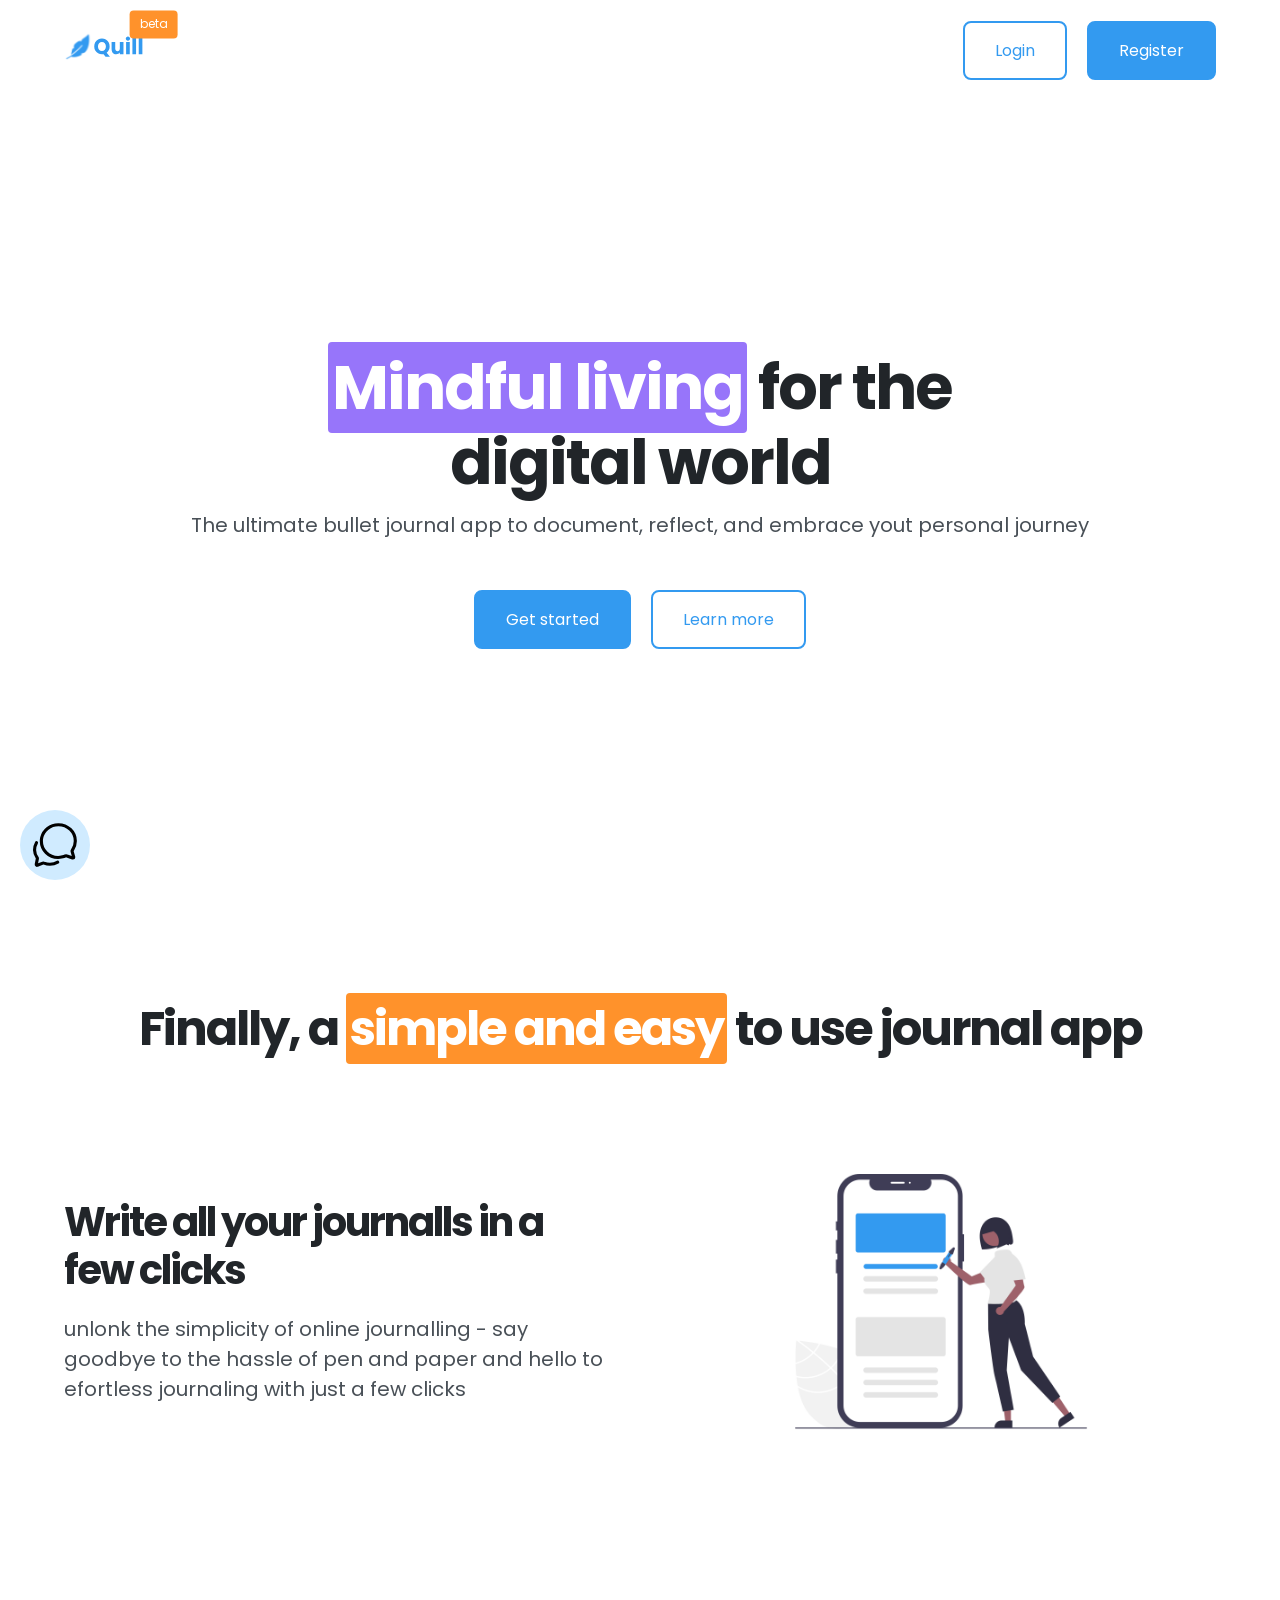
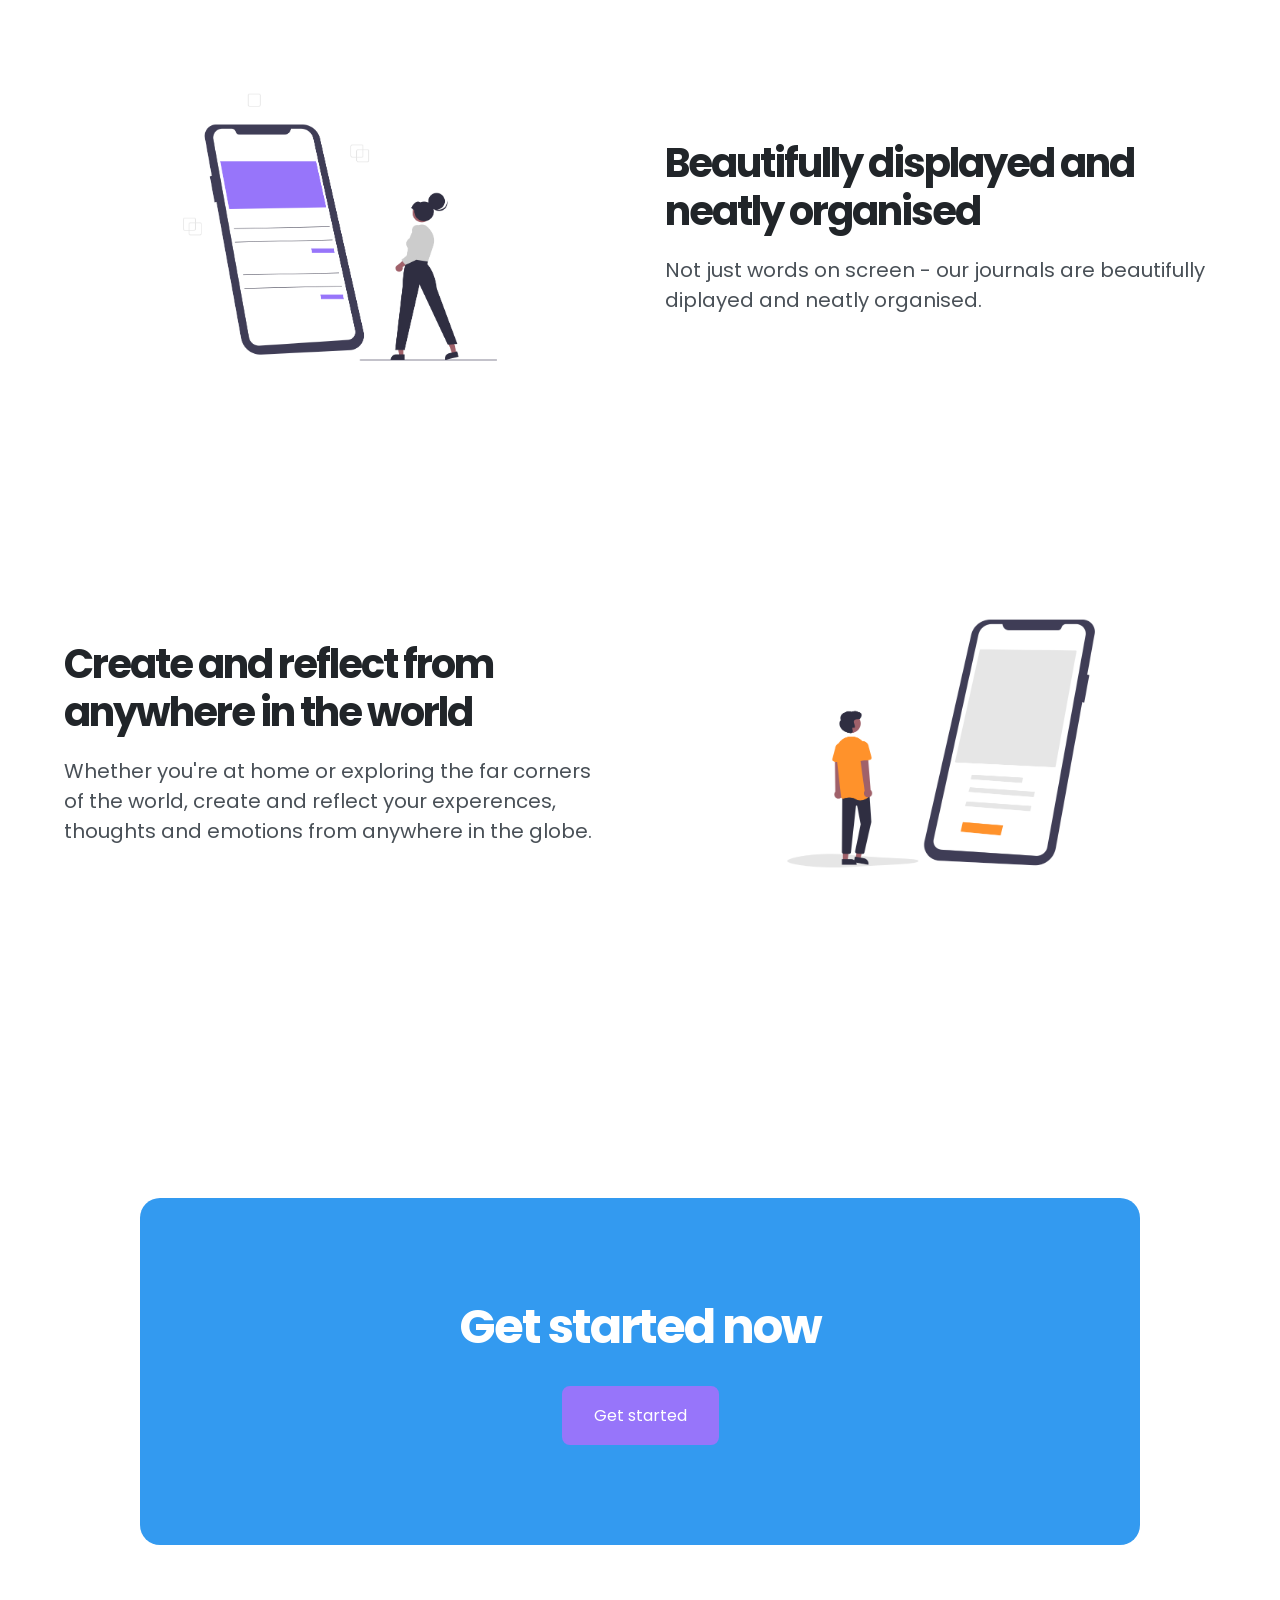
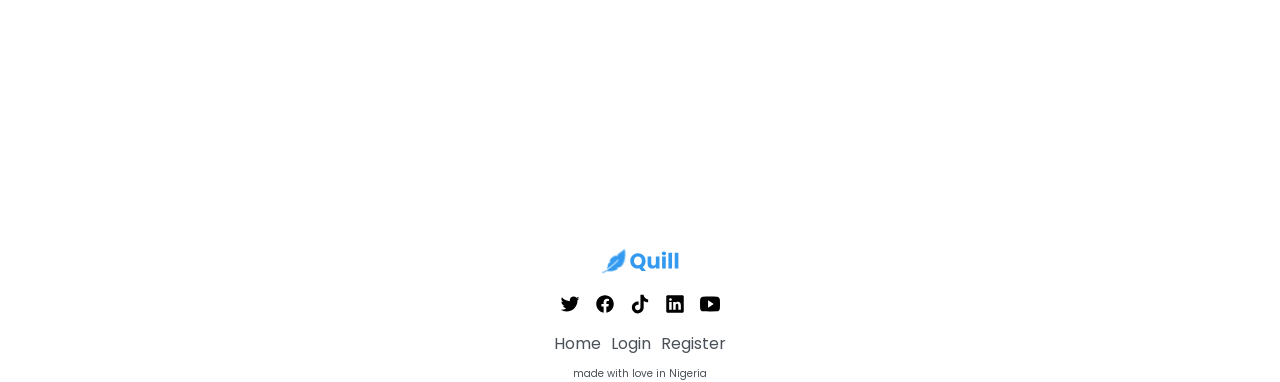
<file: index.html>
<!DOCTYPE html>
<html lang="en">
<head>
    <meta charset="UTF-8">
    <meta name="viewport" content="width=device-width, initial-scale=1.0">
    <link rel="preconnect" href="https://fonts.googleapis.com">
    <link rel="preconnect" href="https://fonts.gstatic.com" crossorigin>
    <link href="https://fonts.googleapis.com/css2?family=Poppins:ital,wght@0,100;0,200;0,300;0,400;0,500;0,600;0,700;0,800;0,900;1,100;1,200;1,300;1,400;1,500;1,600;1,700;1,800;1,900&display=swap" rel="stylesheet">
    <link rel="stylesheet" href="style.css">
    <link rel="stylesheet" href="quary.css">
    <title>Document</title>
</head>
<body>
    <div class="container">
        <!-- nav bar -->
        <header class="header">
            <nav class="navbar">
                <a class="beta" href="index.html"><img class="logo-sm" src="Images/quill.svg" alt="Quill-logo"></a>
                <ul class="nav-btn-container">
                    <li><a class="btn btn-primary-outline" href="login.html">Login</a></li>
                    <li><a class="btn btn-primary" href="register.html">Register</a></li>
                </ul>
                
            </nav>

        <!-- Hero Section -->
            
            <section class="hero-section">
                <h1 class="hero-heading"><span class="highlight highlight-secondary">Mindful living</span> for the <br class="br-tag"> digital world</h1>
                <p class="hero-paragraph">The ultimate bullet journal app to document, reflect, and embrace yout personal journey</p>
                <ul class="hero-btn-container">
                    <li><a class="btn btn-primary" href="login.html">Get started</a></li>
                    <li><a class="btn btn-primary-outline" href="#features">Learn more</a></li>
                </ul>
            </section>
        </header>

        <main>
            <!-- features section -->
            <section id="features" class="features-section">
                <h2 class="features-main-heading">Finally, a <span class="highlight highlight-tetiary">simple and easy</span> to use journal app</h2>
                <div class="features-grid-container">
                    <div>
                        <h3 class="features-headings">Write all your journalls in a few clicks</h3>
                        <p >unlonk the simplicity of online journalling - say goodbye to the hassle of pen and paper and hello to efortless journaling with just a few clicks</p>
                    </div>
                    <img class="features-img"  src="Images/features-1.png" alt="...">
                    <div>
                        <h3 class="features-headings">Beautifully displayed and neatly organised</h3>
                        <p>Not just words on screen - our journals are beautifully diplayed and neatly organised.</p>
                    </div>
                    <img class="features-img feature-img-swap-order" src="Images/features-2.png" alt="">
                    <div>
                        <h3 class="features-headings">Create and reflect from anywhere in the world</h3>
                        <p>Whether you're at home or exploring the far corners of the world, create and reflect your experences, thoughts and emotions from anywhere in the globe. </p>
                   </div>
                   <img class="features-img"  src="Images/features-3.png" alt="">
                </div>

            </section>
            <!-- CTA section -->
             <section class="cta-section">
                <div class="cta-card">
                    <h2 class="cta-heading">Get started now</h2>
                    <a class="btn btn-secondary" href="login.html">Get started</a>
                </div>
             </section>
        </main>

        <!-- footer -->
         <footer class="footer">
            <a href="index.html"><img class="logo-sm" src="Images/quill.svg" alt="Quill logo"></a>

            <ul class="social-icon-container">
                <li><a href="http//:www.twitter.com"><img class="social-icon" src="Images/logo-twitter.svg" alt="twitter logo"></a></li>
                <li><a href=""><img class="social-icon" src="Images/logo-facebook.svg" alt="none"></a></li>
                <li><a href=""><img class="social-icon" src="Images/logo-tiktok.svg" alt="none"></a></li>
                <li><a href=""><img class="social-icon" src="Images/logo-linkedin.svg" alt=""></a></li>
                <li><a href=""><img class="social-icon" src="Images/logo-youtube.svg" alt="none"></a></li>
            </ul>
            <ul class="footer-link-container">
                <li><a href="index.html">Home</a></li>
                <li><a href="login.html">Login</a></li>
                <li><a href="register.html">Register</a></li>
            </ul>
            <p class="small-text">made with love in Nigeria</p>
         </footer>
    </div>

    <div class="chat-container">
        <img class="chat-image" src="Images/chatbubbles-outline.svg" alt=" chat-image">
    </div>
    
</body>
</html>
</file>
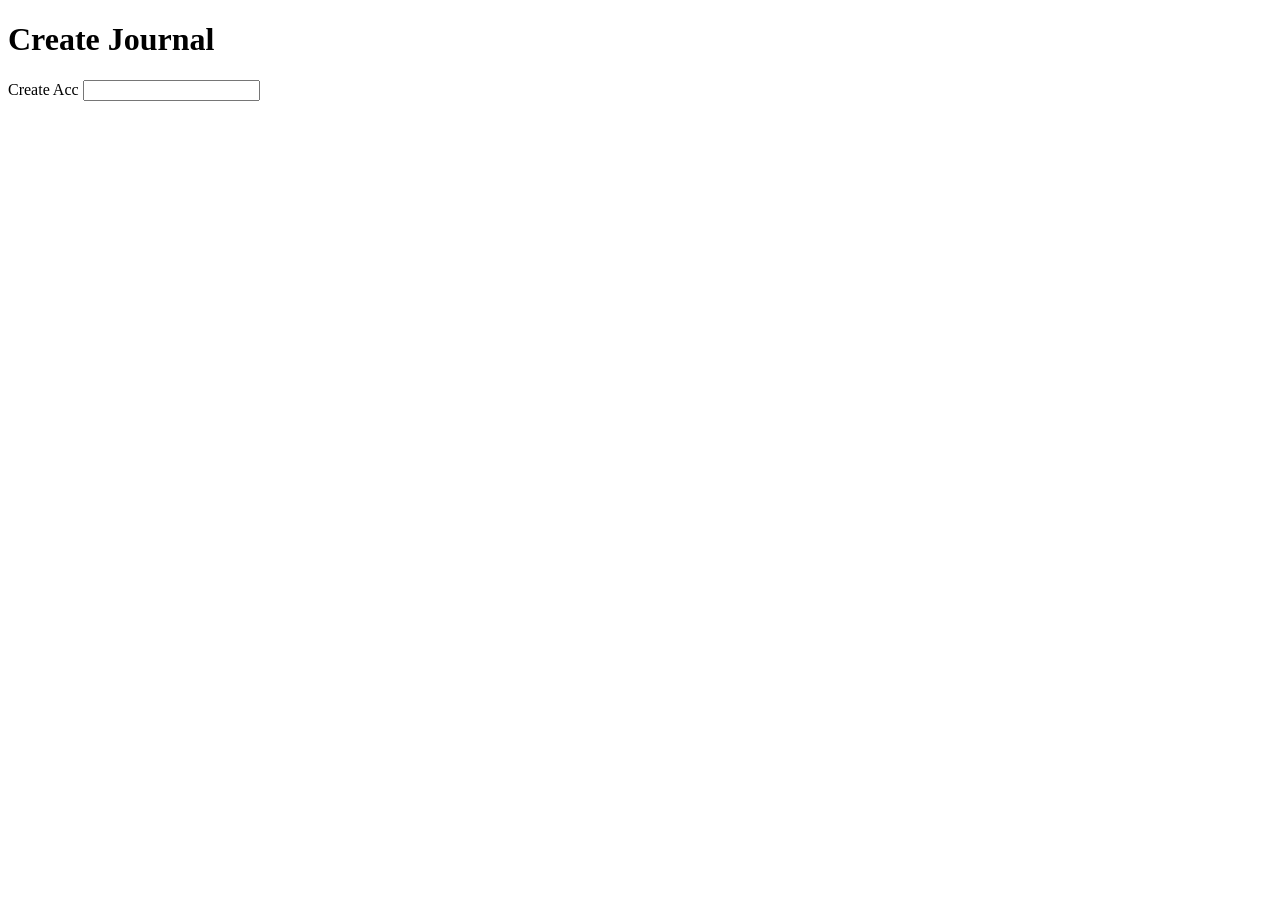
<file: create journal.html>
<!DOCTYPE html>
<html lang="en">
<head>
    <meta charset="UTF-8">
    <meta name="viewport" content="width=device-width, initial-scale=1.0">
    <title>Document</title>
</head>
<body>
    <h1>Create Journal</h1>
    
    <Label class="cjeocwm">Create Acc</Label>
    <input type="text" name="" id="">
</body>
</html>
</file>
<file: style.css>
/* 

----------TYPOGRAPHY----------
FONT WEIGHT:
400/700

FONT SIZE
16px/20px/25px/32px/40px/48px/62px

LINE HIEGHT
1.2/1.5

LETTER SPACING
0px/-2px

FONT FAMILY
poppins

------------COLOR------------
PRRIMARY
base:#339af0 (sky blue) 
Tint:#d0ebff (Dawn)
Shade:#1c7ed6 (deep sea)

SECONDARY
Base:#9775fa (Lavender)
Tint:#e5dbff (moonligh iris)
Shade:#7048e8 (velvet night)

TERTIARY
Base:#ff922b (pumpkin)
Tint:#ffe8cc (dawn)
Shade:#f76787 (lava)

GRAY
Base:#495057 (slate)
Tint:#f1f3f5 (pebble)
Shade:#212529 (graphite)
white:#ffffff
black:#000000

------------BORDER RADIUS------------

4PX/8PX/20PX

------------BORDER RADIUS------------
 5px/10px/15px/20px/25px/30px/40px/50px/60px/70px/80px/90px/100px/125px/150px/200px/300px/400px/500px

 */
/* ------------------------- GLOBAL STYLES ------------------------- */

:root {
    /* font weight */
    --font-weight-normal: 400;
    --font-weight-bold:700;

    /* font size */
    --taxt-small:1.2rem;
    --text-base: 1.6rem;
    --text-paragraph: 2rem;
    --text-h5: 2.5rme;
    --text-h4: 3.2rem;
    --text-h3: 4rem;
    --text-h2: 4.8rem;
    --text-h1: 6.2rem;

    /* line height */
    --line-height-tight: 1.2;
    --line-height-normal: 1.5;

    /* letter spacing */
    --letter-spacing-tight: -2px;

    /* font family */
    --font-family: 'poppins', sans-serif;

    /* color */
    --primary-base: #339af0;
    --primary-tint: #d0ebff;
    --primary-shade: #1c7ed6;
    --secondary-base: #9775fa;
    --secondary-tint: #e5dbff;
    --secondary-shade: #7048e8;
    --tertiary-base: #ff922b;
    --tertiary-tint: #ffe8cc;
    --tertiary-shade: #f76787;
    --gray-base: #495057;
    --gray-tint: #f1f3f5;
    --gray-shade: #212529;
    --white: #ffffff;
    --black: #000000;

    /* MISCELLANEOUS */
    --nav-height: 100px;  /* update the value in the flexbox topic  */


}


* {
    box-sizing: border-box;
    margin: 0;
    padding: 0;
}
html {
    font-size: 62.5%;
}
.container {
    max-width: 1200px;
    width: 90%;
    margin: 0 auto;
}
body {
    font-family: var(--font-family);
    font-weight: var(--font-weigth-normal);
    line-height: var(--font-height-normal);
    color: var(--gray-base);
}
h1, h2,h3, h4, h5 {
    font-weight: var(--font-weight-bold);
    line-height: var(--line-height-tight);
    letter-spacing: var(--letter-spacing-tight);
    color: var(--gray-shade);
}

h1 {
    font-size: var(--text-h1);

}
h2 {
    font-size: var(--text-h2);
    
}
h3 {
    font-size: var(--text-h3);
    
}
h4 {
    font-size: var(--text-h4);

}
h5 {
    font-size: var(--text-h5);
    
}

p {
    font-size: var(--text-paragraph);

}
a {
    text-decoration: none;
    font-size: var(--text-base);
    display: inline-block;
}
a:link, a:visited, a:hover, a:active {
    color: var(--gray-base);
}
li {
    list-style: none;
}
.small-text {
    font-size: var(--text-sm);
}
.span {
    display: inline;
}
/* --------------------------- COMPONENTS --------------------------- */
.btn {
    text-decoration: none;
    font-size: 1.6rem;
    padding: 15px 30px;
    border-radius: 8px;
    
}
.btn-primary:link, .btn-primary:visited{
    color: var(--white);
    background-color: var(--primary-base);
    border: 2px solid var(--primary-base) ;
    transition: 0.5s;
}
.btn-primary:hover, .btn-primary:active {
    color: var(--white);
    background-color: var(--primary-shade);
    border: 2px solid  var(--primary-shade);
    transform: scale(1.05, 1.05);
    box-shadow: 0px 3px 6px 0px var(--gray-base);
}
.btn-secondary:link, .btn-secondary:visited {
    color: var(--white);
    background-color: var(--secondary-base);
    transition: 0.5s;
    border: 2px solid var(--secondary-base) ;
}
.btn-secondary:hover, .btn-secondary:active {
    color: var(--white);
    background-color: var(--secondary-shade);
    transform: scale(1.05, 1.05);
    box-shadow: 0px 3px 6px 0px var(--gray-base);
    border: 2px solid var(--secondary-shade) ;

}
.btn-primary-outline:link, .btn-primary-outline:visited{
    color: var(--primary-base);
    background-color: var(--white);
    border: 2px solid var(--primary-base);
    transition: 0.5s;
}
.btn-primary-outline:hover, .btn-primary-outline:active {
    color:  var(--primary-shade);
    background-color: var(--white);
    border: 2px solid var(--primary-shade);
    transform: scale(1.05, 1.05);
    box-shadow: 0px 3px 6px 0px var(--gray-base);
    
    
}

.highlight {
    color: var(--white);
    padding: 2px 4px;
    border-radius: 4px;
}
.highlight-primary { 
    background-color: var(--primary-base);

}
.highlight-secondary {
    background-color:  var(--secondary-base) ;
}
.highlight-tetiary {
    background-color: var(--tertiary-base);
}
.logo-md {
    width: 300px;
}
.logo-sm {
    width: 80px;
}

.chat-container {
    width: 7rem;
    height: 7rem;
    background-color: var(--primary-tint);
    border-radius: 50%;
    display: flex;
    align-items: center;
    justify-content: center;
    position: fixed;
    left: 2rem;
    bottom: 2rem;
    
}
.chat-image {
    height: 5rem;
    width: 5rem;
    
}
.beta {
    position: relative;
}
.beta::after {
    content: 'beta';
    position: absolute;
    top: 0;
    right: 0;
    background-color: var(--tertiary-base);
    font-size: 1.2rem;
    padding: 0.5rem 1rem;
    border-radius: 4px;
    color: var(--white);
    transform: translate(70%, -70%);

}
/* --------------------------- SECTIONS --------------------------- */

/* ------------ HEADER ------------  */
/* .header {
    height: 100vh;
    min-height: 800px;
} */

/* ------------ HERO SECTION------------  */
.hero-section {
    height: calc(100vh - var(--nav-height));
    margin-bottom: 10rem;
    min-height: 400px;
    display: flex;
    flex-direction: column;
    justify-content: center;
    align-items: center;
    
}
.hero-heading {
    margin-bottom: 1rem;
    text-align: center;
}
.hero-btn-container {
    display: flex;
    gap: 2rem;
}
.hero-paragraph {
    margin-bottom: 5rem;
    text-align: center;
}
/* ------------ NAV BAR------------  */
.navbar {
    height: var(--nav-height);
    display: flex;
    justify-content: space-between;
    align-items: center;
    
    
    
}
.nav-btn-container {
    display: flex;
    gap: 2rem;
}

/* ------------ FEATURES SECTION------------  */

.features-section {
    margin-bottom: 30rem;
    
}
.features-grid-container {
    display: grid;
    grid-template-columns: 1fr 1fr;
    row-gap: 20rem;
    column-gap: 5rem;
    align-items: center;
    justify-items: center;
}
.features-main-heading {
    text-align: center;
    margin-bottom: 8rem;
}
.features-headings {
    margin-bottom: 2rem;
}
.features-img {
    max-width: 400px;
    width: 100%;
    
}
.feature-img-swap-order {
    display: grid;
    grid-row: 2/3;
    grid-column: 1/2;
}
/* ------------ CTA SECTION------------  */
.cta-heading {
    margin-bottom: 3rem;
    color: var(--white);
}
.cta-section {
    text-align: center;
    margin-bottom: 30rem;
    display: flex;
    align-items: center;
    justify-content: center;
    
    
}
.cta-card {
    background-color: var(--primary-base);
    max-width: 1000px;
    padding: 10rem 20rem;
    border-radius: 20px;
    width: 100%;
    
    
}
/* ------------ FOOTER SECTION------------  */
.footer {
    display: flex;
   flex-direction: column;
   align-items: center;
   gap: 1rem;
}
.social-icon {
    width: 20px;
    
}
.social-icon-container { 
    display: flex;
    gap: 1.5rem;
}
.footer-link-container {
    display: flex;
    gap: 1rem;
}
</file>
<file: quary.css>
/* LG SMALL-LAPTOPS 1024px - 1280px */

@media (max-width: 69rem) {
    /* 1110px/16px =69rems  */
    /*  65px*16px =1040px  */
    
    
    html {
        font-size: 56.25%;
        /*  (9px/16px * 100)= 56.25% */
    }
    
    .features-grid-container {
        column-gap: 2rem;
    }

    .cta-section {
        margin-bottom: 20rem;
    }


} 

/* MD TABLET 768PX - 1024px */

@media (max-width: 54rem) {
    /* 860px /16px =54rem */
    /* 54rem * 16px = 864px */
  
  
    html {
        font-size: 50%;
        /* 8px / 16px  * 100 = 50% */
   } 
}

/* SM PHONE-LANDSCAPE 576PX - 768PX */

@media (max-width: 43rem) {
    /* 645px / 16px = 43rem  */
    /* 43rem * 16px =645px  */

    html {
        font-size: 43.75%;
        /* 7px / 16px * 100 = 43.75% */
    }

    .cta-card {
        padding: 8rem 16rem;
    }

    .features-section {
        margin-bottom: 20rem;
    }

    .features-grid-container {
        row-gap: 5rem;
        column-gap: 0.5rem;
    }
}

/*XS - PHONE <576PX */

@media (max-width: 32rem) {
/* 505PX / 16PX = 32REM */
/* 32REM * 16PX = 512PX */

    html {
        font-size: 37.5%;
        /* 6px / 16px * 100 = 37.5% */
    }
    .br-tag {
        display: none;
    }
    .hero-section  {
        height: auto;
    }
    .features-grid-container {
        grid-template-columns: 1fr
    }
    .feature-img-swap-order {
        grid-row: auto;
        grid-column: auto;
    }
    .cta-card {
        padding: 8rem 6rem;
    }
}
</file>
